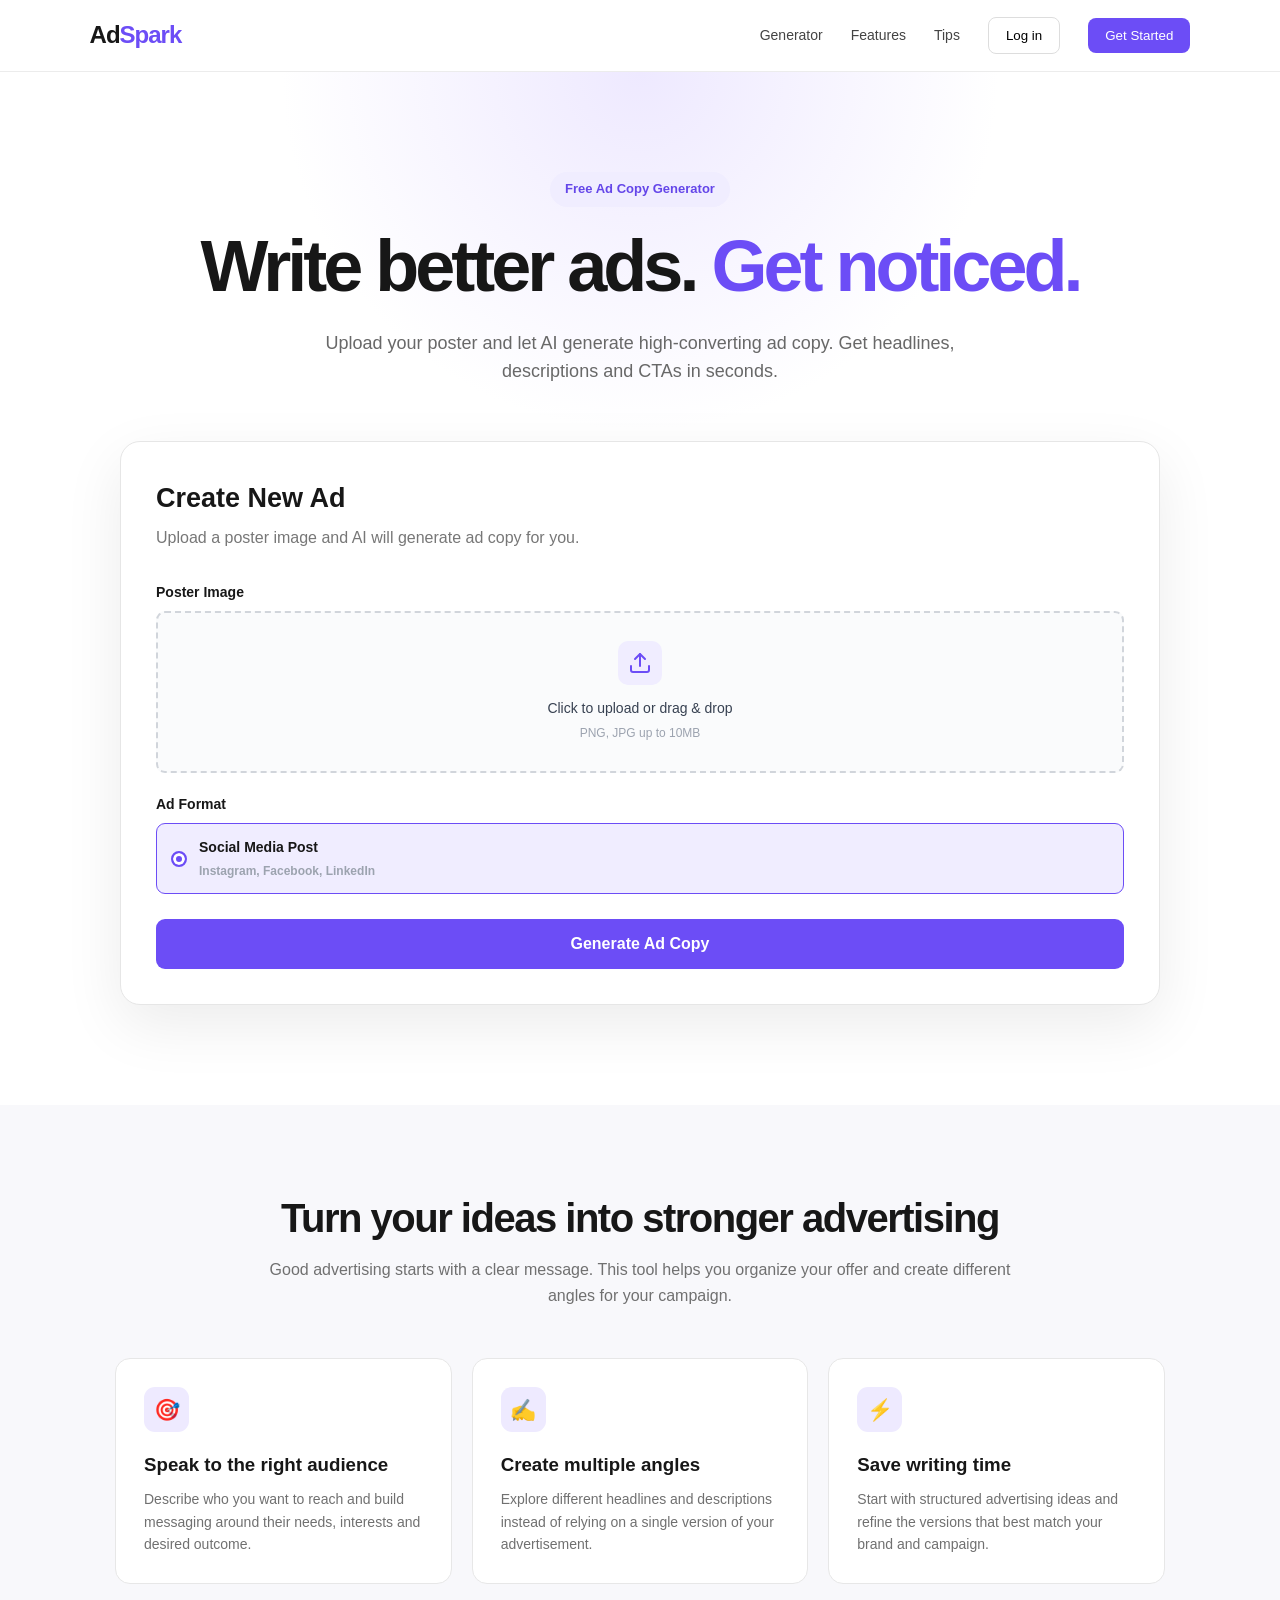
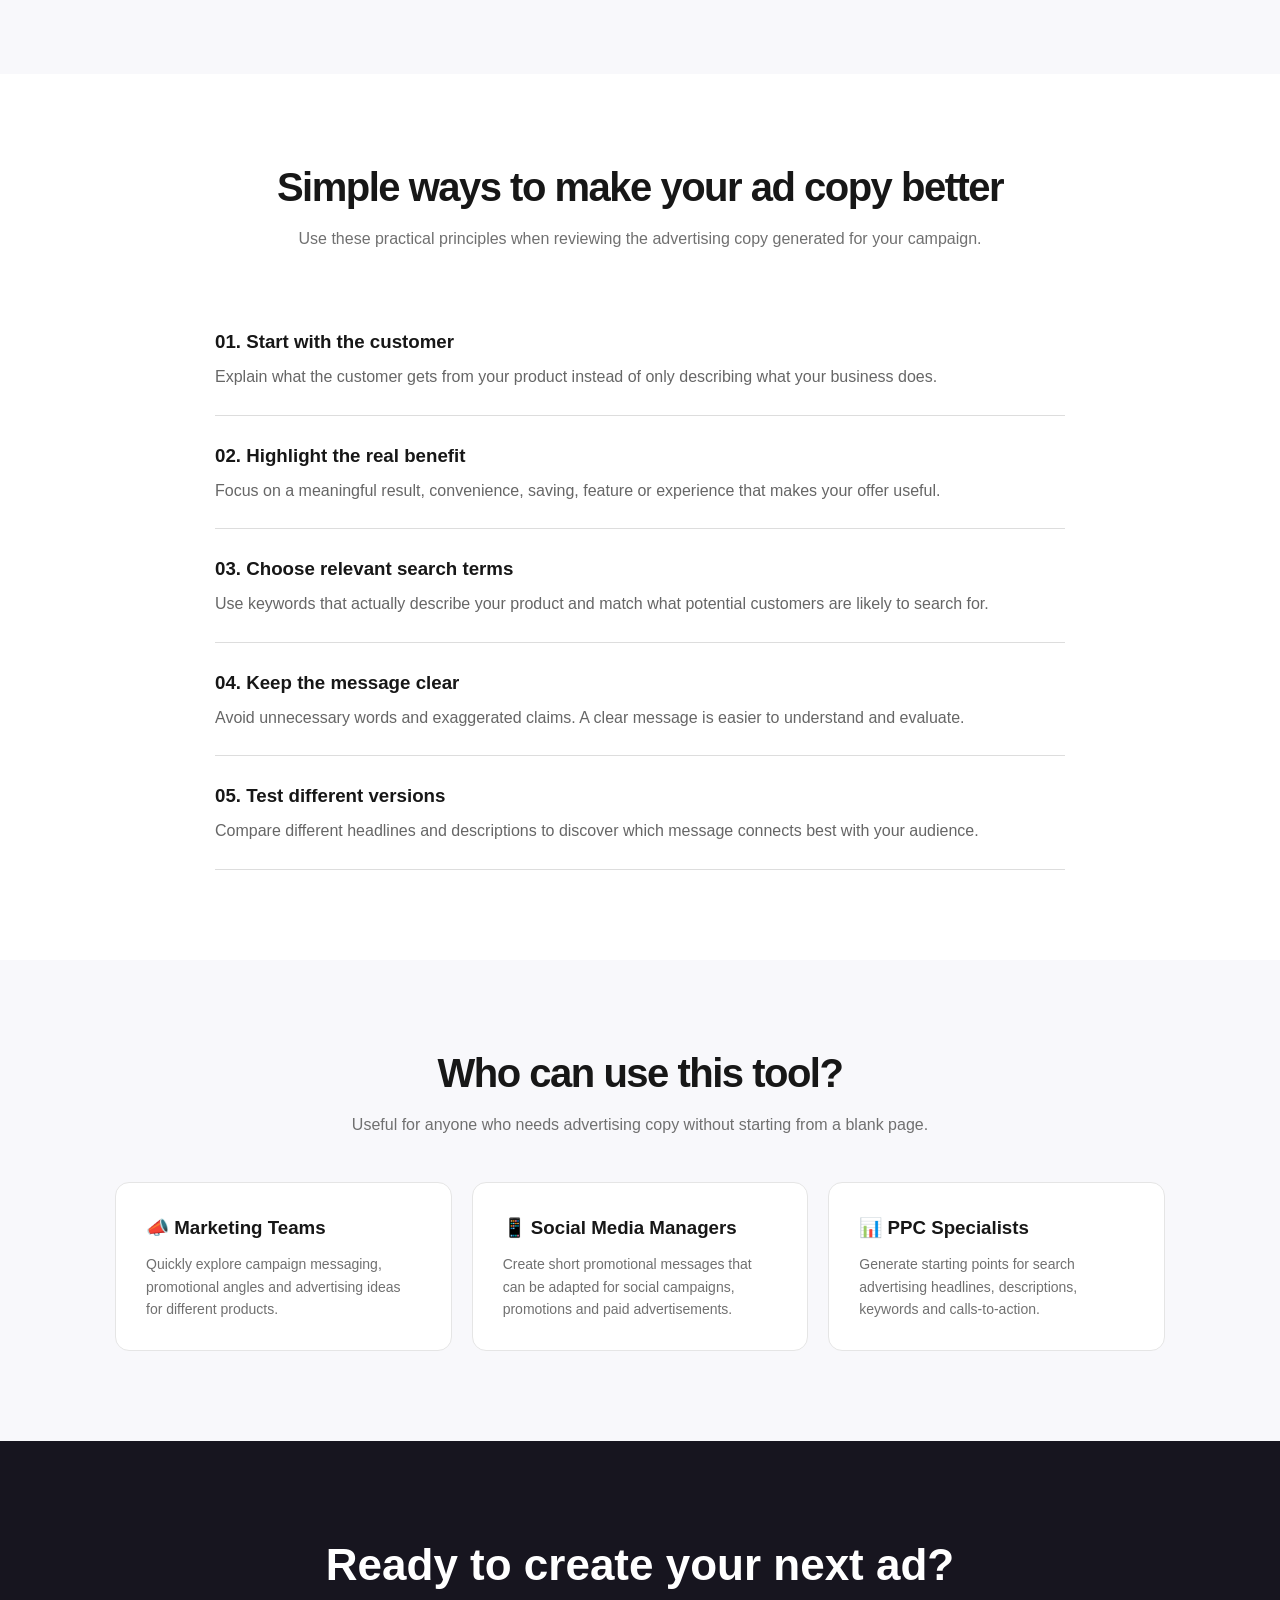
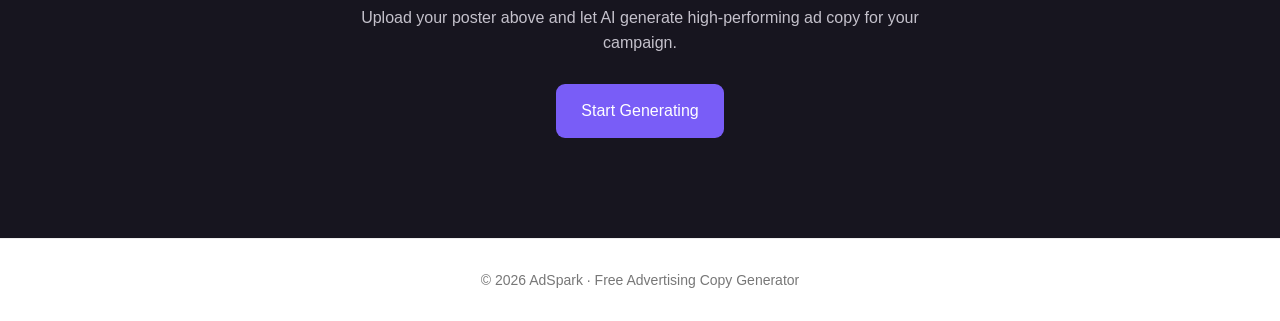
<file: index.html>
<!DOCTYPE html>
<html lang="en">
<head>
<meta charset="UTF-8">
<meta name="viewport" content="width=device-width, initial-scale=1.0">

<title>AdSpark - Free AI Ad Copy Generator</title>

<link rel="stylesheet" href="style.css">
</head>


<body>


<!-- ================= NAVBAR ================= -->

<header class="navbar">

    <div class="logo">
        Ad<span>Spark</span>
    </div>

    <nav class="nav">
        <a href="#generator">Generator</a>
        <a href="#features">Features</a>
        <a href="#tips">Tips</a>

        <button class="login">
            Log in
        </button>

        <button class="signup">
            Get Started
        </button>
    </nav>

</header>


<!-- ================= HERO ================= -->

<section class="hero">

    <div class="tag">
        Free Ad Copy Generator
    </div>

    <h1>
        Write better ads.
        <span>Get noticed.</span>
    </h1>

    <p>
        Upload your poster and let AI generate high-converting
        ad copy. Get headlines, descriptions and CTAs in seconds.
    </p>

</section>


<!-- ================= GENERATOR ================= -->

<section class="generator-area" id="generator">

<div class="generator">

    <div class="generator-top">

        <h2>
            Create New Ad
        </h2>

        <p>
            Upload a poster image and AI will generate ad copy for you.
        </p>

    </div>


    <div class="form-grid">

        <div class="field full">

            <label>
                Poster Image
            </label>

            <div class="upload" id="uploadArea">
                <input
                    type="file"
                    id="imageInput"
                    accept="image/png,image/jpeg,image/jpg"
                    hidden
                >
                <div class="upload-icon">
                    <svg width="24" height="24" viewBox="0 0 24 24" fill="none" stroke="currentColor" stroke-width="2" stroke-linecap="round" stroke-linejoin="round"><path d="M21 15v4a2 2 0 0 1-2 2H5a2 2 0 0 1-2-2v-4"/><polyline points="17 8 12 3 7 8"/><line x1="12" y1="3" x2="12" y2="15"/></svg>
                </div>
                <span class="upload-label" id="uploadLabel">Click to upload or drag & drop</span>
                <span class="upload-hint">PNG, JPG up to 10MB</span>
            </div>

        </div>


        <div class="field full">

            <label>
                Ad Format
            </label>

            <div class="format-select">
                <label class="format-opt selected" data-format="Social Media Post">
                    <input type="radio" name="adFormat" value="Social Media Post" checked>
                    <div class="format-inner">
                        <div class="format-radio"></div>
                        <div>
                            <strong>Social Media Post</strong>
                            <small>Instagram, Facebook, LinkedIn</small>
                        </div>
                    </div>
                </label>
            </div>

        </div>

    </div>


    <button
        class="generate"
        id="generateBtn"
    >
        Generate Ad Copy
    </button>


    <div class="loading" id="loading">

        <div class="spinner"></div>

        <p>
            Generating your ad copy...
        </p>

    </div>


    <!-- RESULTS -->

    <div class="results" id="results">

        <div class="result-heading">

            <h2>
                Generated Ad Copy
            </h2>

            <button
                class="regenerate"
                id="newAdBtn"
            >
                Create New Ad
            </button>

        </div>


        <!-- PRIMARY TEXT -->

        <div class="result-group">

            <h3>
                Primary Text
            </h3>

            <div id="primaryTextResult"></div>

        </div>


        <!-- IMAGE -->

        <div class="result-group">

            <h3>
                Image
            </h3>

            <div id="imageResult"></div>

        </div>


        <!-- HEADLINE -->

        <div class="result-group">

            <h3>
                Headline
            </h3>

            <div id="headlineResult"></div>

        </div>


        <!-- DESCRIPTION -->

        <div class="result-group">

            <h3>
                Description
            </h3>

            <div id="descriptionResult"></div>

        </div>

    </div>

</div>

</section>


<!-- ================= WHY USE ================= -->

<section class="section light" id="features">

<div class="container">

    <div class="section-title">

        <h2>
            Turn your ideas into stronger advertising
        </h2>

        <p>
            Good advertising starts with a clear message.
            This tool helps you organize your offer and
            create different angles for your campaign.
        </p>

    </div>


    <div class="features">

        <div class="feature">

            <div class="icon">
                🎯
            </div>

            <h3>
                Speak to the right audience
            </h3>

            <p>
                Describe who you want to reach and build
                messaging around their needs, interests
                and desired outcome.
            </p>

        </div>


        <div class="feature">

            <div class="icon">
                ✍️
            </div>

            <h3>
                Create multiple angles
            </h3>

            <p>
                Explore different headlines and descriptions
                instead of relying on a single version of
                your advertisement.
            </p>

        </div>


        <div class="feature">

            <div class="icon">
                ⚡
            </div>

            <h3>
                Save writing time
            </h3>

            <p>
                Start with structured advertising ideas and
                refine the versions that best match your
                brand and campaign.
            </p>

        </div>

    </div>

</div>

</section>


<!-- ================= TIPS ================= -->

<section class="section" id="tips">

<div class="container">

    <div class="section-title">

        <h2>
            Simple ways to make your ad copy better
        </h2>

        <p>
            Use these practical principles when reviewing
            the advertising copy generated for your campaign.
        </p>

    </div>


    <div class="tips">

        <div class="tip">

            <h3>
                01. Start with the customer
            </h3>

            <p>
                Explain what the customer gets from your
                product instead of only describing what
                your business does.
            </p>

        </div>


        <div class="tip">

            <h3>
                02. Highlight the real benefit
            </h3>

            <p>
                Focus on a meaningful result, convenience,
                saving, feature or experience that makes
                your offer useful.
            </p>

        </div>


        <div class="tip">

            <h3>
                03. Choose relevant search terms
            </h3>

            <p>
                Use keywords that actually describe your
                product and match what potential customers
                are likely to search for.
            </p>

        </div>


        <div class="tip">

            <h3>
                04. Keep the message clear
            </h3>

            <p>
                Avoid unnecessary words and exaggerated
                claims. A clear message is easier to
                understand and evaluate.
            </p>

        </div>


        <div class="tip">

            <h3>
                05. Test different versions
            </h3>

            <p>
                Compare different headlines and descriptions
                to discover which message connects best
                with your audience.
            </p>

        </div>

    </div>

</div>

</section>


<!-- ================= WHO IS IT FOR ================= -->

<section class="section light">

<div class="container">

    <div class="section-title">

        <h2>
            Who can use this tool?
        </h2>

        <p>
            Useful for anyone who needs advertising copy
            without starting from a blank page.
        </p>

    </div>


    <div class="audience">

        <div class="audience-card">

            <h3>
                📣 Marketing Teams
            </h3>

            <p>
                Quickly explore campaign messaging,
                promotional angles and advertising ideas
                for different products.
            </p>

        </div>


        <div class="audience-card">

            <h3>
                📱 Social Media Managers
            </h3>

            <p>
                Create short promotional messages that
                can be adapted for social campaigns,
                promotions and paid advertisements.
            </p>

        </div>


        <div class="audience-card">

            <h3>
                📊 PPC Specialists
            </h3>

            <p>
                Generate starting points for search
                advertising headlines, descriptions,
                keywords and calls-to-action.
            </p>

        </div>

    </div>

</div>

</section>


<!-- ================= FINAL CTA ================= -->

<section class="final-cta">

    <h2>
        Ready to create your next ad?
    </h2>

    <p>
        Upload your poster above and let AI generate
        high-performing ad copy for your campaign.
    </p>

    <a
        href="#generator"
        class="final-button"
    >
        Start Generating
    </a>

</section>


<footer>

    © 2026 AdSpark · Free Advertising Copy Generator

</footer>


<script src="script.js"></script>

</body>
</html>
</file>
<file: style.css>
*{
    margin:0;
    padding:0;
    box-sizing:border-box;
}

body{
    font-family:Inter,Arial,sans-serif;
    color:#171717;
    background:#fff;
    line-height:1.6;
}

/* ================= NAVBAR ================= */

.navbar{
    height:72px;
    border-bottom:1px solid #ececec;
    display:flex;
    align-items:center;
    justify-content:space-between;
    padding:0 7%;
    position:sticky;
    top:0;
    background:rgba(255,255,255,.96);
    backdrop-filter:blur(10px);
    z-index:100;
}

.logo{
    font-size:24px;
    font-weight:800;
    letter-spacing:-1px;
}

.logo span{
    color:#6c4df6;
}

.nav{
    display:flex;
    align-items:center;
    gap:28px;
}

.nav a{
    text-decoration:none;
    color:#444;
    font-size:14px;
}

.nav button{
    border:0;
    padding:10px 17px;
    border-radius:8px;
    cursor:pointer;
}

.login{
    background:#fff;
    border:1px solid #ddd !important;
}

.signup{
    background:#6c4df6;
    color:white;
}

/* ================= HERO ================= */

.hero{
    text-align:center;
    padding:100px 20px 70px;
    background:
        radial-gradient(
            circle at 50% 0%,
            #eee9ff,
            transparent 48%
        );
}

.tag{
    display:inline-block;
    background:#f0edff;
    color:#6446e9;
    padding:7px 15px;
    border-radius:30px;
    font-size:13px;
    font-weight:700;
    margin-bottom:22px;
}

.hero h1{
    max-width:900px;
    margin:auto;
    font-size:clamp(42px,6vw,72px);
    line-height:1.04;
    letter-spacing:-4px;
}

.hero h1 span{
    color:#6c4df6;
}

.hero p{
    max-width:700px;
    margin:25px auto 0;
    color:#686868;
    font-size:18px;
}

/* ================= GENERATOR ================= */

.generator-area{
    max-width:1080px;
    margin:-15px auto 100px;
    padding:0 20px;
}

.generator{
    background:white;
    border:1px solid #e6e6e6;
    border-radius:20px;
    padding:35px;
    box-shadow:
        0 20px 60px rgba(0,0,0,.08);
}

.generator-top{
    margin-bottom:30px;
}

.generator-top h2{
    font-size:27px;
    margin-bottom:5px;
}

.generator-top p{
    color:#777;
}

.form-grid{
    display:grid;
    grid-template-columns:1fr 1fr;
    gap:20px;
}

.field{
    display:flex;
    flex-direction:column;
    gap:8px;
}

.full{
    grid-column:1/-1;
}

label{
    font-size:14px;
    font-weight:700;
}

input,
textarea,
select{
    width:100%;
    border:1px solid #ddd;
    border-radius:9px;
    padding:14px;
    font-size:15px;
    outline:none;
    background:#fff;
}

textarea{
    min-height:120px;
    resize:vertical;
}

input:focus,
textarea:focus,
select:focus{
    border-color:#6c4df6;
    box-shadow:0 0 0 3px rgba(108,77,246,.1);
}

/* ================= UPLOAD ================= */

.upload{
    border:2px dashed #d1d5db;
    border-radius:9px;
    padding:28px 20px;
    text-align:center;
    cursor:pointer;
    transition:all 0.2s;
    background:#fafbfc;
}

.upload:hover{
    border-color:#6c4df6;
    background:#f0edff;
}

.upload-icon{
    width:44px;
    height:44px;
    border-radius:10px;
    background:#f0edff;
    color:#6c4df6;
    display:flex;
    align-items:center;
    justify-content:center;
    margin:0 auto 12px;
}

.upload-label{
    display:block;
    font-size:14px;
    font-weight:500;
    color:#374151;
    margin-bottom:4px;
}

.upload-hint{
    display:block;
    font-size:12px;
    color:#9ca3af;
}

/* ================= FORMAT SELECT ================= */

.format-select{
    display:flex;
    flex-direction:column;
    gap:8px;
}

.format-opt{
    cursor:pointer;
}

.format-opt input{
    display:none;
}

.format-inner{
    display:flex;
    align-items:center;
    gap:12px;
    padding:12px 14px;
    border:1px solid #e8eaed;
    border-radius:9px;
    transition:all 0.2s;
}

.format-opt:hover .format-inner{
    border-color:#6c4df6;
    background:#f8f5ff;
}

.format-opt.selected .format-inner,
.format-opt input:checked ~ .format-inner{
    border-color:#6c4df6;
    background:#f0edff;
}

.format-radio{
    width:16px;
    height:16px;
    border-radius:50%;
    border:2px solid #d1d5db;
    flex-shrink:0;
    transition:all 0.2s;
}

.format-opt.selected .format-radio,
.format-opt input:checked ~ .format-inner .format-radio{
    border-color:#6c4df6;
    background:#6c4df6;
    box-shadow:inset 0 0 0 3px #fff;
}

.format-inner strong{
    display:block;
    font-size:14px;
    font-weight:600;
    color:#171717;
}

.format-inner small{
    font-size:12px;
    color:#9ca3af;
}

/* ================= GENERATE BUTTON ================= */

.generate{
    width:100%;
    margin-top:25px;
    padding:16px;
    border:0;
    border-radius:9px;
    background:#6c4df6;
    color:white;
    font-size:16px;
    font-weight:700;
    cursor:pointer;
    transition:.2s;
}

.generate:hover{
    background:#5638df;
    transform:translateY(-1px);
}

/* ================= LOADING ================= */

.loading{
    display:none;
    text-align:center;
    padding:30px;
}

.spinner{
    width:32px;
    height:32px;
    margin:auto;
    border:3px solid #ddd;
    border-top-color:#6c4df6;
    border-radius:50%;
    animation:spin .8s linear infinite;
}

@keyframes spin{
    to{
        transform:rotate(360deg);
    }
}

/* ================= RESULTS ================= */

.results{
    display:none;
    margin-top:35px;
    border-top:1px solid #eee;
    padding-top:30px;
}

.results.show{
    display:block;
}

.result-heading{
    display:flex;
    justify-content:space-between;
    align-items:center;
    margin-bottom:20px;
}

.result-heading h2{
    font-size:25px;
}

.regenerate{
    padding:9px 15px;
    background:#fff;
    border:1px solid #ddd;
    border-radius:8px;
    cursor:pointer;
    font-weight:600;
}

.regenerate:hover{
    background:#eeeaff;
}

.result-group{
    margin-bottom:28px;
}

.result-group h3{
    font-size:17px;
    margin-bottom:12px;
}

.result-card{
    background:#fafafa;
    border:1px solid #e5e5e5;
    border-radius:10px;
    padding:15px;
    display:flex;
    align-items:center;
    justify-content:space-between;
    gap:15px;
    margin-bottom:9px;
}

.result-card p{
    font-size:14px;
    line-height:1.6;
}

.copy{
    flex-shrink:0;
    padding:7px 12px;
    border:1px solid #ddd;
    border-radius:7px;
    background:#fff;
    cursor:pointer;
}

.copy:hover{
    background:#eeeaff;
}

.result-card-image{
    background:#fafafa;
    border:1px solid #e5e5e5;
    border-radius:10px;
    overflow:hidden;
    max-width:350px;
}

.result-card-image img{
    width:100%;
    height:auto;
    display:block;
    max-height:350px;
    object-fit:contain;
}

/* ================= DESCRIPTION SECTIONS ================= */

.section{
    padding:90px 20px;
}

.section.light{
    background:#f8f8fb;
}

.container{
    max-width:1050px;
    margin:auto;
}

.section-title{
    text-align:center;
    max-width:750px;
    margin:auto;
}

.section-title h2{
    font-size:40px;
    line-height:1.15;
    letter-spacing:-1.5px;
    margin-bottom:16px;
}

.section-title p{
    color:#707070;
}

/* ================= FEATURE CARDS ================= */

.features{
    display:grid;
    grid-template-columns:repeat(3,1fr);
    gap:20px;
    margin-top:50px;
}

.feature{
    background:white;
    border:1px solid #e7e7e7;
    border-radius:15px;
    padding:28px;
}

.icon{
    width:45px;
    height:45px;
    border-radius:11px;
    background:#eeeaff;
    display:flex;
    justify-content:center;
    align-items:center;
    font-size:21px;
    margin-bottom:18px;
}

.feature h3{
    margin-bottom:8px;
}

.feature p{
    color:#707070;
    font-size:14px;
}

/* ================= TIPS ================= */

.tips{
    max-width:850px;
    margin:50px auto 0;
}

.tip{
    padding:25px 0;
    border-bottom:1px solid #ddd;
}

.tip h3{
    margin-bottom:7px;
}

.tip p{
    color:#666;
}

/* ================= AUDIENCE ================= */

.audience{
    display:grid;
    grid-template-columns:repeat(3,1fr);
    gap:20px;
    margin-top:45px;
}

.audience-card{
    padding:30px;
    border:1px solid #e5e5e5;
    border-radius:14px;
    background:white;
}

.audience-card h3{
    margin-bottom:10px;
}

.audience-card p{
    color:#707070;
    font-size:14px;
}

/* ================= CTA SECTION ================= */

.final-cta{
    text-align:center;
    padding:100px 20px;
    background:#17151f;
    color:white;
}

.final-cta h2{
    font-size:44px;
    line-height:1.1;
    margin-bottom:15px;
}

.final-cta p{
    color:#c4c1cb;
    max-width:600px;
    margin:auto;
}

.final-button{
    display:inline-block;
    margin-top:28px;
    padding:14px 25px;
    border-radius:9px;
    background:#795df7;
    color:white;
    text-decoration:none;
}

/* ================= FOOTER ================= */

footer{
    text-align:center;
    padding:30px;
    color:#777;
    font-size:14px;
    border-top:1px solid #eee;
}

/* ================= MOBILE ================= */

@media(max-width:750px){

    .navbar{
        padding:0 20px;
    }

    .nav a,
    .login{
        display:none;
    }

    .hero{
        padding:70px 20px 60px;
    }

    .hero h1{
        letter-spacing:-2px;
    }

    .form-grid{
        grid-template-columns:1fr;
    }

    .full{
        grid-column:auto;
    }

    .generator{
        padding:22px;
    }

    .features,
    .audience{
        grid-template-columns:1fr;
    }

    .result-card{
        align-items:flex-start;
        flex-direction:column;
    }

    .result-heading{
        align-items:flex-start;
        gap:15px;
        flex-direction:column;
    }

    .section-title h2{
        font-size:32px;
    }

    .final-cta h2{
        font-size:34px;
    }
}
</file>
